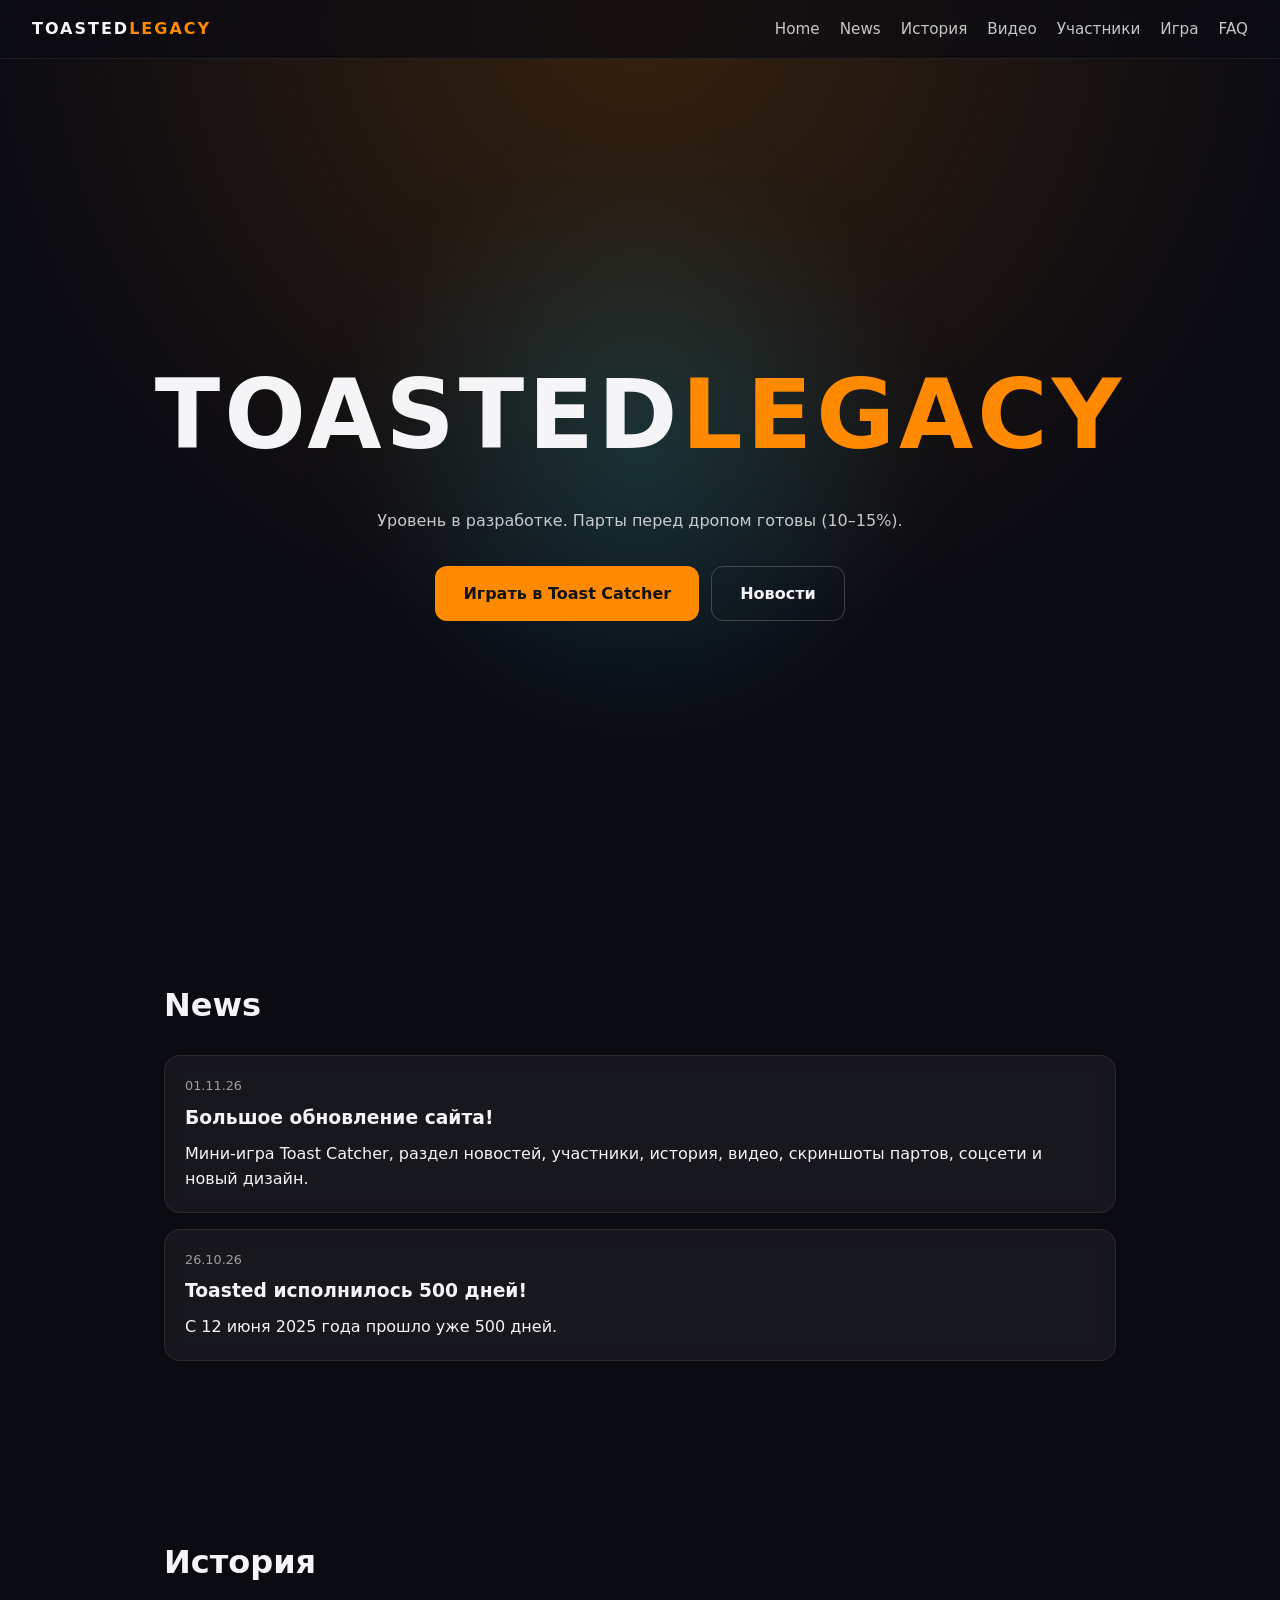
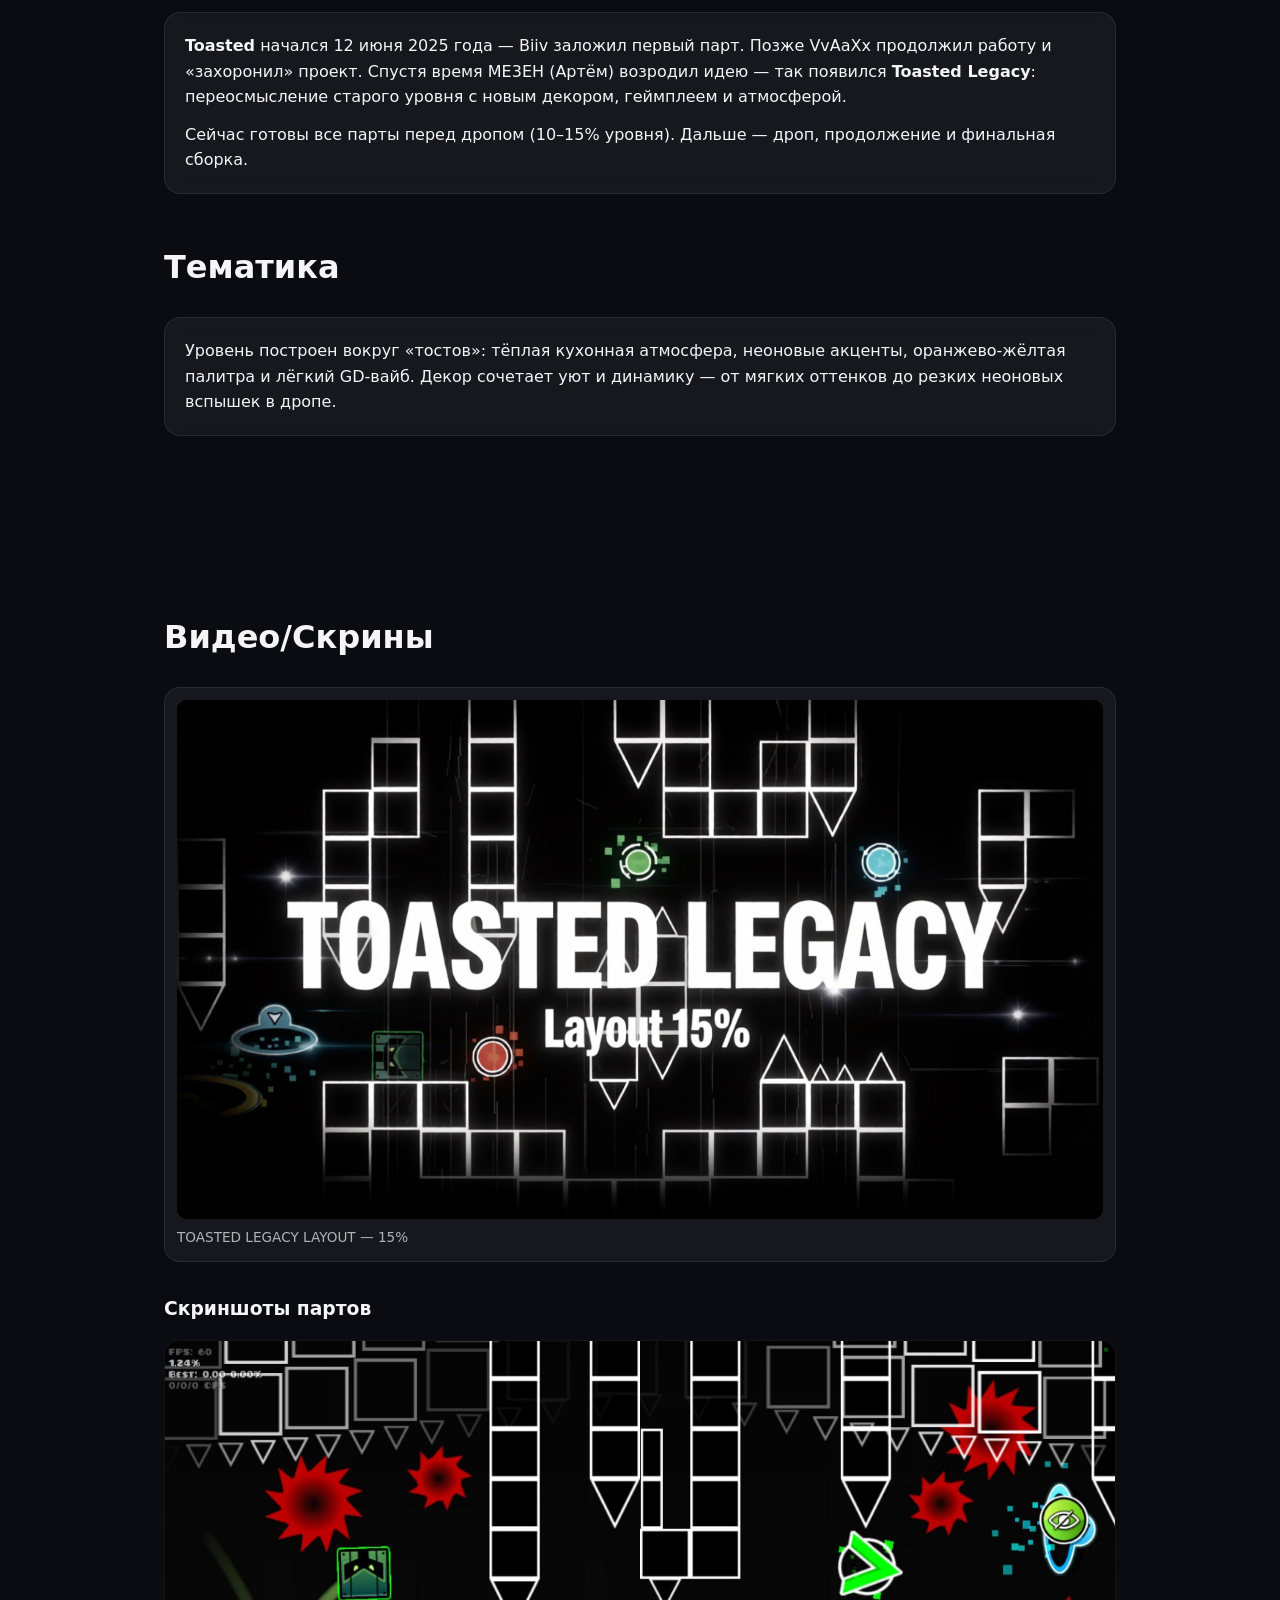
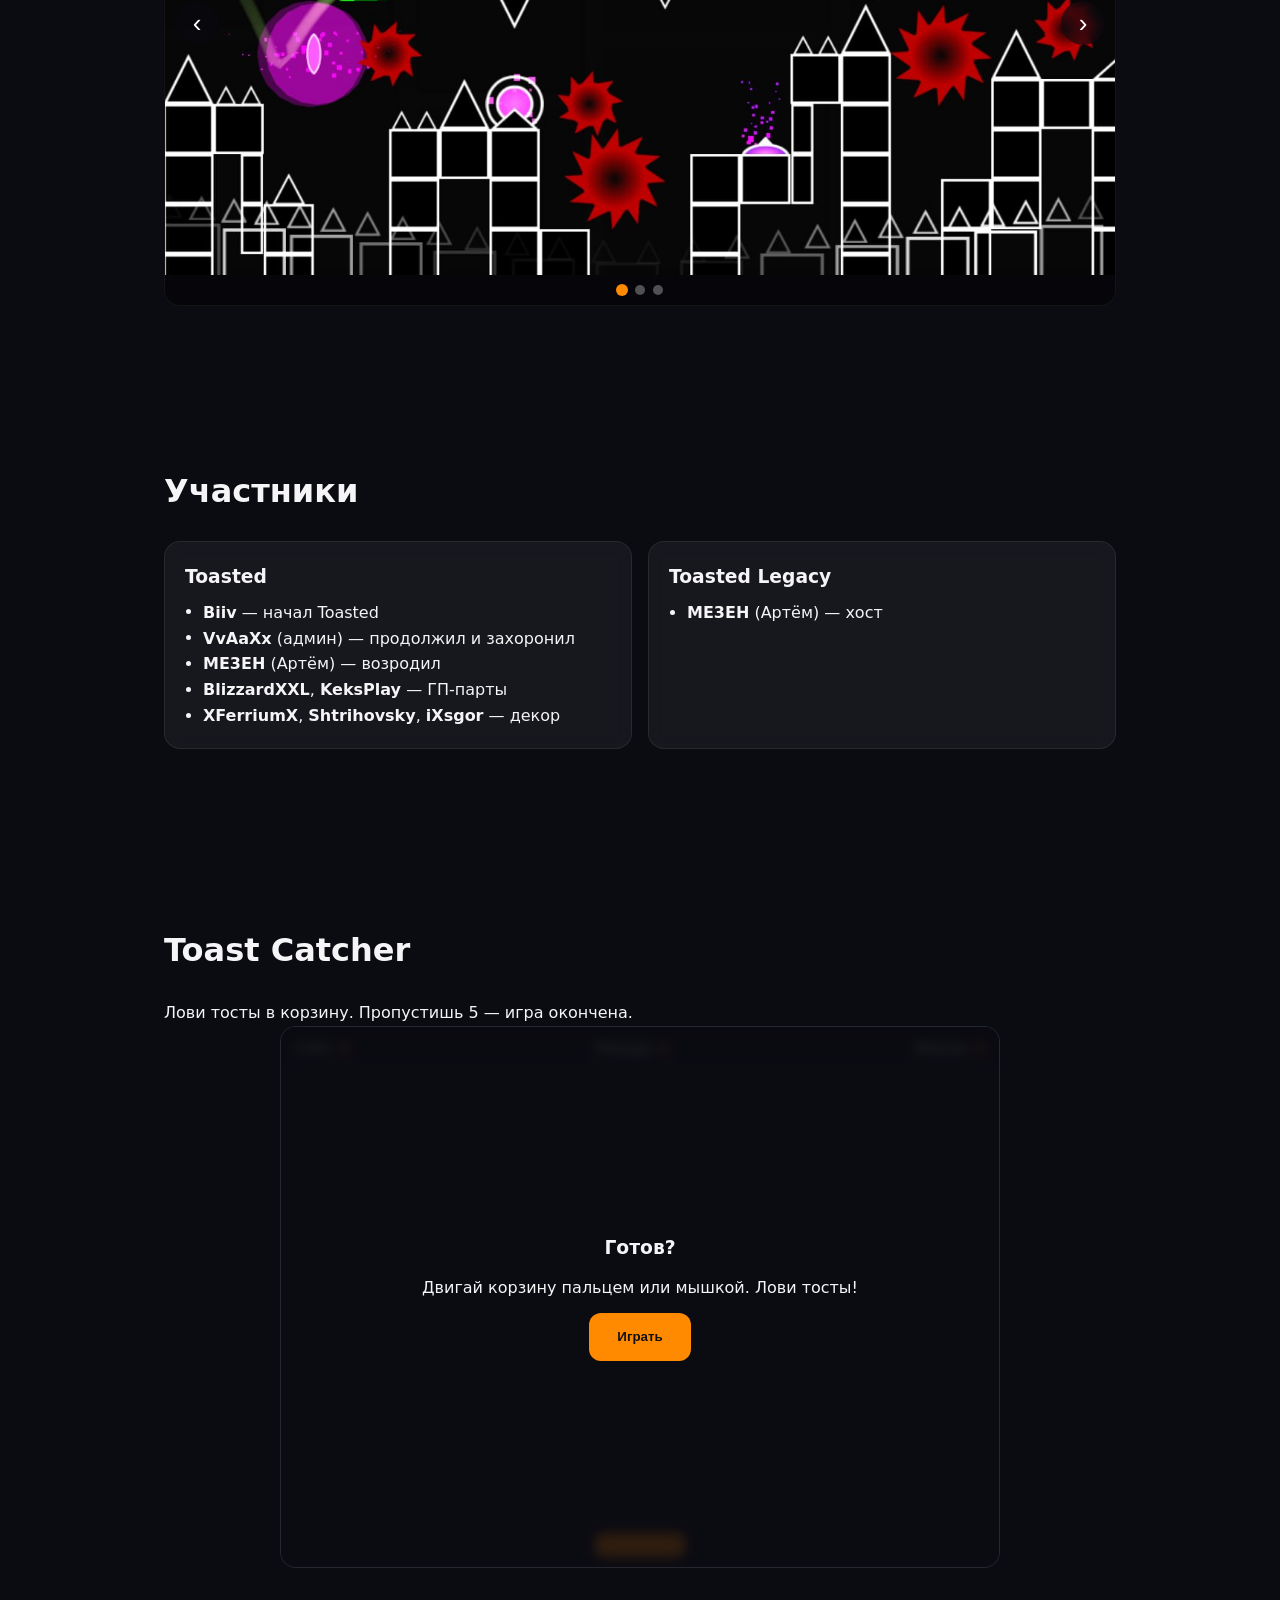
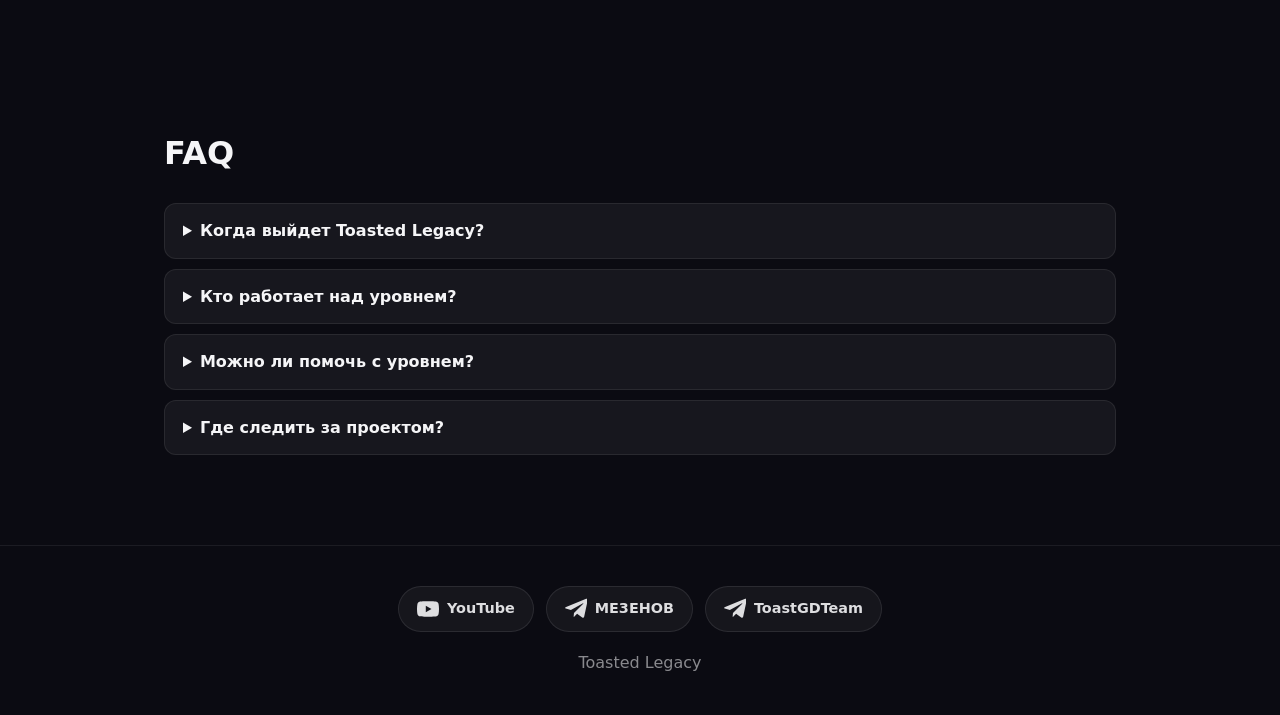
<file: index.html>
<!DOCTYPE html>
<html lang="ru">
<head>
<meta charset="UTF-8">
<meta name="viewport" content="width=device-width, initial-scale=1.0, viewport-fit=cover">
<title>Toasted Legacy</title>
<link rel="stylesheet" href="style.css">
</head>
<body>

<nav class="navbar">
  <a class="logo" href="#home">TOASTED<span>LEGACY</span></a>
  <button class="burger" id="burger" aria-label="Меню" aria-expanded="false">
    <span></span><span></span><span></span>
  </button>
  <ul class="nav-links" id="navLinks">
    <li><a href="#home">Home</a></li>
    <li><a href="#news">News</a></li>
    <li><a href="#history">История</a></li>
    <li><a href="#media">Видео</a></li>
    <li><a href="#members">Участники</a></li>
    <li><a href="#game">Игра</a></li>
    <li><a href="#faq">FAQ</a></li>
  </ul>
</nav>

<header id="home" class="hero">
  <div class="hero-glow" id="heroGlow"></div>
  <h1>TOASTED<span>LEGACY</span></h1>
  <p>Уровень в разработке. Парты перед дропом готовы (10–15%).</p>
  <div class="hero-buttons">
    <a class="btn primary" href="#game">Играть в Toast Catcher</a>
    <a class="btn ghost" href="#news">Новости</a>
  </div>
</header>

<section id="news" class="section">
  <h2>News</h2>
  <article class="card">
    <time>01.11.26</time>
    <h3>Большое обновление сайта!</h3>
    <p>Мини-игра Toast Catcher, раздел новостей, участники, история, видео, скриншоты партов, соцсети и новый дизайн.</p>
  </article>
  <article class="card">
    <time>26.10.26</time>
    <h3>Toasted исполнилось 500 дней!</h3>
    <p>С 12 июня 2025 года прошло уже 500 дней.</p>
  </article>
</section>

<section id="history" class="section">
  <h2>История</h2>
  <div class="card">
    <p><b>Toasted</b> начался 12 июня 2025 года — Biiv заложил первый парт. Позже VvAaXx продолжил работу и «захоронил» проект. Спустя время ME3EH (Артём) возродил идею — так появился <b>Toasted Legacy</b>: переосмысление старого уровня с новым декором, геймплеем и атмосферой.</p>
    <p>Сейчас готовы все парты перед дропом (10–15% уровня). Дальше — дроп, продолжение и финальная сборка.</p>
  </div>

  <h2 style="margin-top:48px">Тематика</h2>
  <div class="card">
    <p>Уровень построен вокруг «тостов»: тёплая кухонная атмосфера, неоновые акценты, оранжево-жёлтая палитра и лёгкий GD-вайб. Декор сочетает уют и динамику — от мягких оттенков до резких неоновых вспышек в дропе.</p>
  </div>
</section>

<section id="media" class="section">
  <h2>Видео/Скрины</h2>

  <div class="media-card">
    <div class="video-local">
      <video
        src="media/preview15.mp4"
        poster="media/poster15.jpg"
        preload="metadata"
        playsinline
        controls>
      </video>
    </div>
    <p>TOASTED LEGACY LAYOUT — 15%</p>
  </div>

  <h3 style="margin:32px 0 16px">Скриншоты партов</h3>

  <div class="slider" id="screensSlider">
    <div class="slider-track" id="sliderTrack">
      <div class="slide"><img src="media/screenshot1.jpg" alt="Парт 1" loading="lazy"></div>
      <div class="slide"><img src="media/screenshot2.jpg" alt="Парт 2" loading="lazy"></div>
      <div class="slide"><img src="media/screenshot3.jpg" alt="Парт 3" loading="lazy"></div>
    </div>
    <button class="slider-btn prev" id="sliderPrev" aria-label="Назад">‹</button>
    <button class="slider-btn next" id="sliderNext" aria-label="Вперёд">›</button>
    <div class="slider-dots" id="sliderDots"></div>
  </div>
</section>

<section id="members" class="section">
  <h2>Участники</h2>
  <div class="members-grid">
    <div class="card">
      <h3>Toasted</h3>
      <ul>
        <li><b>Biiv</b> — начал Toasted</li>
        <li><b>VvAaXx</b> (админ) — продолжил и захоронил</li>
        <li><b>ME3EH</b> (Артём) — возродил</li>
        <li><b>BlizzardXXL</b>, <b>KeksPlay</b> — ГП-парты</li>
        <li><b>XFerriumX</b>, <b>Shtrihovsky</b>, <b>iXsgor</b> — декор</li>
      </ul>
    </div>
    <div class="card">
      <h3>Toasted Legacy</h3>
      <ul>
        <li><b>ME3EH</b> (Артём) — хост</li>
      </ul>
    </div>
  </div>
</section>

<section id="game" class="section">
  <h2>Toast Catcher</h2>
  <p>Лови тосты в корзину. Пропустишь 5 — игра окончена.</p>
  <div class="game-wrap">
    <canvas id="toastGame"></canvas>
    <div class="game-hud">
      <span>Счёт: <b id="score">0</b></span>
      <span>Рекорд: <b id="best">0</b></span>
      <span>Жизни: <b id="lives">5</b></span>
    </div>
    <div class="game-overlay" id="overlay">
      <h3 id="overlayTitle">Готов?</h3>
      <p id="overlayText">Двигай корзину пальцем или мышкой. Лови тосты!</p>
      <button class="btn primary" id="startBtn">Играть</button>
    </div>
  </div>
</section>

<section id="faq" class="section">
  <h2>FAQ</h2>
  <details><summary>Когда выйдет Toasted Legacy?</summary><p>Пока в разработке — следи за новостями на сайте и в Telegram.</p></details>
  <details><summary>Кто работает над уровнем?</summary><p>Основной хост — ME3EH (Артём). Участники старого Toasted указаны в разделе «Участники».</p></details>
  <details><summary>Можно ли помочь с уровнем?</summary><p>Следи за новостями — набор может открыться. Пока можно поддержать проект и играть в Toast Catcher.</p></details>
  <details><summary>Где следить за проектом?</summary><p>В Telegram-каналах и на YouTube — ссылки в футере.</p></details>
</section>

<footer class="footer">
  <div class="socials">
    <a class="social" href="https://youtube.com/@me3ehob?si=xMeQBj5DFPN6hRs8" target="_blank" rel="noopener" aria-label="YouTube">
      <svg viewBox="0 0 24 24" width="22" height="22" fill="currentColor" aria-hidden="true">
        <path d="M23.5 6.2a3 3 0 0 0-2.1-2.1C19.5 3.6 12 3.6 12 3.6s-7.5 0-9.4.5A3 3 0 0 0 .5 6.2 31.6 31.6 0 0 0 0 12a31.6 31.6 0 0 0 .5 5.8 3 3 0 0 0 2.1 2.1c1.9.5 9.4.5 9.4.5s7.5 0 9.4-.5a3 3 0 0 0 2.1-2.1A31.6 31.6 0 0 0 24 12a31.6 31.6 0 0 0-.5-5.8zM9.6 15.6V8.4l6.2 3.6-6.2 3.6z"/>
      </svg>
      <span>YouTube</span>
    </a>
    <a class="social" href="https://t.me/ME3EHOB" target="_blank" rel="noopener" aria-label="Telegram ME3EH">
      <svg viewBox="0 0 24 24" width="22" height="22" fill="currentColor" aria-hidden="true">
        <path d="M9.8 16.3l-.4 4.1c.6 0 .8-.3 1.1-.6l2.7-2.6 5.6 4.1c1 .6 1.8.3 2.1-.9l3.8-17.8c.3-1.5-.6-2.1-1.6-1.7L1.2 9.7c-1.5.6-1.5 1.4-.3 1.8l5.5 1.7L19.2 6c.6-.4 1.1-.2.7.2L9.8 16.3z"/>
      </svg>
      <span>ME3EHOB</span>
    </a>
    <a class="social" href="https://t.me/ToastGDTeam" target="_blank" rel="noopener" aria-label="Telegram ToastGDTeam">
      <svg viewBox="0 0 24 24" width="22" height="22" fill="currentColor" aria-hidden="true">
        <path d="M9.8 16.3l-.4 4.1c.6 0 .8-.3 1.1-.6l2.7-2.6 5.6 4.1c1 .6 1.8.3 2.1-.9l3.8-17.8c.3-1.5-.6-2.1-1.6-1.7L1.2 9.7c-1.5.6-1.5 1.4-.3 1.8l5.5 1.7L19.2 6c.6-.4 1.1-.2.7.2L9.8 16.3z"/>
      </svg>
      <span>ToastGDTeam</span>
    </a>
  </div>
  <p>Toasted Legacy</p>
</footer>

<script src="script.js"></script>
</body>
</html>
</file>
<file: style.css>
:root{
  --bg:#0b0b12;
  --panel:rgba(255,255,255,.05);
  --accent:#ff8a00;
  --cyan:#22d3ee;
  --text:#f5f5f7;
}
*{box-sizing:border-box;margin:0;padding:0}
html{scroll-behavior:smooth}
body{
  font-family:system-ui,Segoe UI,Roboto,sans-serif;
  background:var(--bg);color:var(--text);
  line-height:1.6;
}
.navbar{
  position:fixed;top:0;left:0;right:0;z-index:10;
  display:flex;justify-content:space-between;align-items:center;
  padding:16px 32px;
  background:rgba(11,11,18,.7);backdrop-filter:blur(10px);
  border-bottom:1px solid rgba(255,255,255,.08);
}
.logo{font-weight:800;letter-spacing:2px;color:var(--text);text-decoration:none}
.logo span{color:var(--accent)}
.nav-links{display:flex;gap:20px;list-style:none;flex-wrap:wrap}
.nav-links a{color:var(--text);text-decoration:none;opacity:.8;transition:.2s;font-size:.95rem}
.nav-links a:hover{opacity:1;color:var(--cyan)}
.burger{display:none;background:none;border:0;cursor:pointer;padding:8px}
.burger span{display:block;width:24px;height:2px;background:#fff;margin:5px 0;transition:.2s}

.hero{
  position:relative;min-height:100vh;min-height:100dvh;display:flex;flex-direction:column;
  justify-content:center;align-items:center;text-align:center;
  padding:120px 24px 60px;overflow:hidden;
  background:radial-gradient(circle at 50% 0%, rgba(255,138,0,.18), transparent 60%);
}
.hero-glow{
  position:absolute;width:600px;height:600px;border-radius:50%;
  background:radial-gradient(circle, rgba(34,211,238,.18), transparent 70%);
  pointer-events:none;filter:blur(40px);
  top:50%;left:50%;transform:translate(-50%,-50%);
  transition:transform .15s linear;
  z-index:0;
}
.hero h1,.hero p,.hero-buttons{position:relative;z-index:1}
.hero h1{font-size:clamp(2.5rem,8vw,6rem);letter-spacing:4px}
.hero h1 span{color:var(--accent)}
.hero p{margin:16px 0 32px;opacity:.8;max-width:600px}
.hero-buttons{display:flex;gap:12px;flex-wrap:wrap;justify-content:center}
.btn{
  display:inline-flex;align-items:center;justify-content:center;
  padding:14px 28px;border-radius:12px;min-height:48px;
  text-decoration:none;font-weight:700;transition:.2s;cursor:pointer;border:0;
}
.btn.primary{background:var(--accent);color:#111}
.btn.primary:hover{transform:translateY(-2px);box-shadow:0 0 24px var(--accent)}
.btn.ghost{border:1px solid rgba(255,255,255,.2);color:var(--text);background:transparent}

.section{max-width:1000px;margin:0 auto;padding:80px 24px}
.section h2{font-size:2rem;margin-bottom:24px}
.card{
  background:var(--panel);border:1px solid rgba(255,255,255,.08);
  border-radius:16px;padding:20px;margin-bottom:16px;
  backdrop-filter:blur(8px);
}
.card h3{margin-bottom:8px}
.card p + p{margin-top:12px}
.card time{font-size:.8rem;opacity:.6;display:block;margin-bottom:6px}
.members-grid{display:grid;grid-template-columns:repeat(auto-fit,minmax(280px,1fr));gap:16px}
ul{padding-left:18px}
details{margin-bottom:10px;background:var(--panel);border:1px solid rgba(255,255,255,.08);border-radius:12px;padding:14px 18px}
summary{cursor:pointer;font-weight:600}
details p{margin-top:8px;opacity:.8}

.media-card{background:var(--panel);border:1px solid rgba(255,255,255,.08);border-radius:16px;padding:12px}
.media-card p{font-size:.85rem;opacity:.7;margin-top:8px}
.video-local{position:relative;border-radius:10px;overflow:hidden;background:#000}
.video-local video{display:block;width:100%;height:auto}

.slider{
  position:relative;border-radius:16px;overflow:hidden;
  border:1px solid rgba(255,255,255,.08);background:#000;
}
.slider-track{display:flex;transition:transform .35s ease;will-change:transform}
.slide{flex:0 0 100%;aspect-ratio:16/9;background:#000}
.slide img{width:100%;height:100%;object-fit:cover;display:block;user-select:none;-webkit-user-drag:none}
.slider-btn{
  position:absolute;top:50%;transform:translateY(-50%);
  width:44px;height:44px;border-radius:50%;border:0;
  background:rgba(11,11,18,.6);color:#fff;font-size:26px;line-height:1;
  cursor:pointer;display:flex;align-items:center;justify-content:center;
  backdrop-filter:blur(6px);transition:.2s;
}
.slider-btn:hover{background:var(--accent);color:#111}
.slider-btn.prev{left:10px}
.slider-btn.next{right:10px}
.slider-dots{display:flex;justify-content:center;gap:8px;padding:10px 0;background:rgba(11,11,18,.6)}
.slider-dots button{
  width:10px;height:10px;border-radius:50%;border:0;cursor:pointer;
  background:rgba(255,255,255,.3);transition:.2s;padding:0;
}
.slider-dots button.active{background:var(--accent);transform:scale(1.2)}

.game-wrap{
  position:relative;width:100%;max-width:720px;margin:0 auto;
  border-radius:16px;overflow:hidden;
  border:1px solid rgba(255,255,255,.1);
  background:#0f0f18;
}
#toastGame{display:block;width:100%;height:auto;touch-action:none;cursor:pointer}
.game-hud{
  position:absolute;top:0;left:0;right:0;
  display:flex;justify-content:space-between;
  padding:10px 14px;font-size:.9rem;
  background:linear-gradient(rgba(0,0,0,.6),transparent);
  pointer-events:none;
}
.game-hud b{color:var(--accent)}
.game-overlay{
  position:absolute;inset:0;display:flex;flex-direction:column;
  align-items:center;justify-content:center;text-align:center;
  background:rgba(11,11,18,.85);backdrop-filter:blur(6px);
  padding:20px;gap:12px;
}
.game-overlay.hidden{display:none}

.footer{
  text-align:center;padding:40px 24px;opacity:.9;
  border-top:1px solid rgba(255,255,255,.08);
}
.socials{
  display:flex;gap:12px;justify-content:center;flex-wrap:wrap;margin-bottom:18px;
}
.social{
  display:inline-flex;align-items:center;gap:8px;
  padding:10px 18px;border-radius:999px;
  background:var(--panel);border:1px solid rgba(255,255,255,.1);
  color:var(--text);text-decoration:none;font-weight:600;font-size:.9rem;
  transition:.2s;
}
.social:hover{
  border-color:var(--accent);color:var(--accent);
  transform:translateY(-2px);box-shadow:0 0 18px rgba(255,138,0,.25);
}
.social svg{flex-shrink:0}
.footer p{opacity:.6}

@media(max-width:768px){
  .navbar{padding:12px 16px}
  .burger{display:block}
  .nav-links{
    position:fixed;top:60px;right:16px;left:16px;
    flex-direction:column;gap:0;
    background:rgba(11,11,18,.95);backdrop-filter:blur(12px);
    border:1px solid rgba(255,255,255,.1);border-radius:14px;
    padding:8px;transform:translateY(-200%);transition:.3s;flex-wrap:nowrap;
  }
  .nav-links.open{transform:translateY(0)}
  .nav-links li{padding:12px 16px;border-bottom:1px solid rgba(255,255,255,.06)}
  .nav-links li:last-child{border-bottom:0}
  .hero{padding-top:100px}
  .hero-buttons{flex-direction:column;width:100%;max-width:320px}
  .btn{width:100%}
  .section{padding:60px 16px}
  .slider-btn{width:38px;height:38px;font-size:22px}
  .socials{flex-direction:column;align-items:center}
  .social{width:100%;max-width:280px;justify-content:center}
  }
</file>
